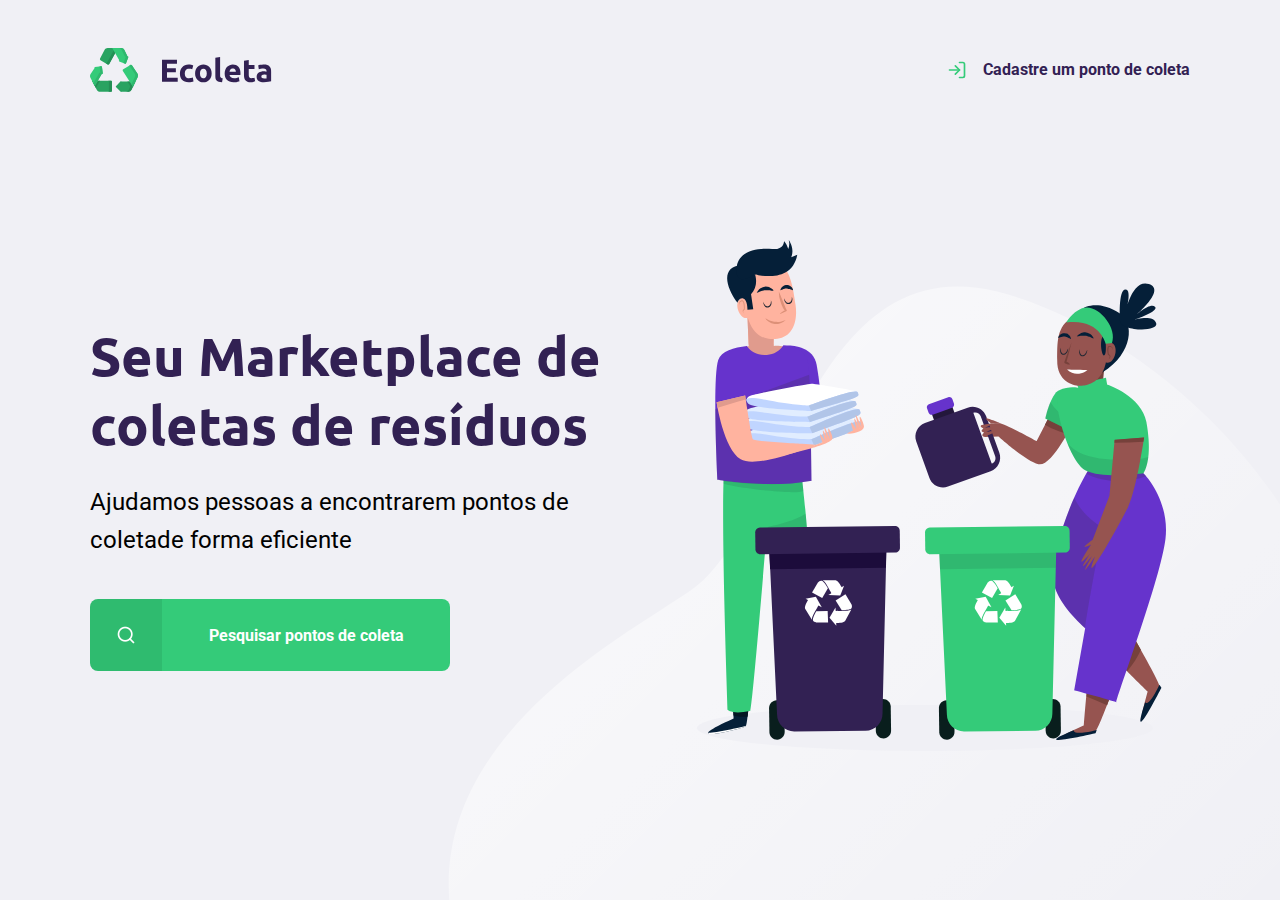
<file: index.html>
<!DOCTYPE html>
<html lang="en">
<head>
    <meta charset="UTF-8">
    <meta name="viewport" content="width=device-width, initial-scale=1.0">
    <title>Document</title>

    <link href="https://fonts.googleapis.com/css2?family=Roboto:ital,wght@0,700;1,100&display=swap" rel="stylesheet"> 
    <link href="https://fonts.googleapis.com/css2?family=Ubuntu:wght@700&display=swap" rel="stylesheet"> 

    <link rel="stylesheet" href="main.css">
</head>
<body>

    <div id="page-home">
        <div class="content red"> 

            <header>
                <object data="assets/logo.svg" type="image/svg+xml"></object>
                <a href="http://google.com.br">
                    <span></span>
                    Cadastre um ponto de coleta</a>        

            </header>
            
            <main>
                <h1>Seu Marketplace de coletas de resíduos</h1>
                
                <p>Ajudamos pessoas a encontrarem pontos de coletade forma eficiente</p>
                
                <a href="#"><span></span><strong>Pesquisar pontos de coleta</strong></a>
            </main>
        </div>
    </div>
    
    

</body>
</html>
</file>
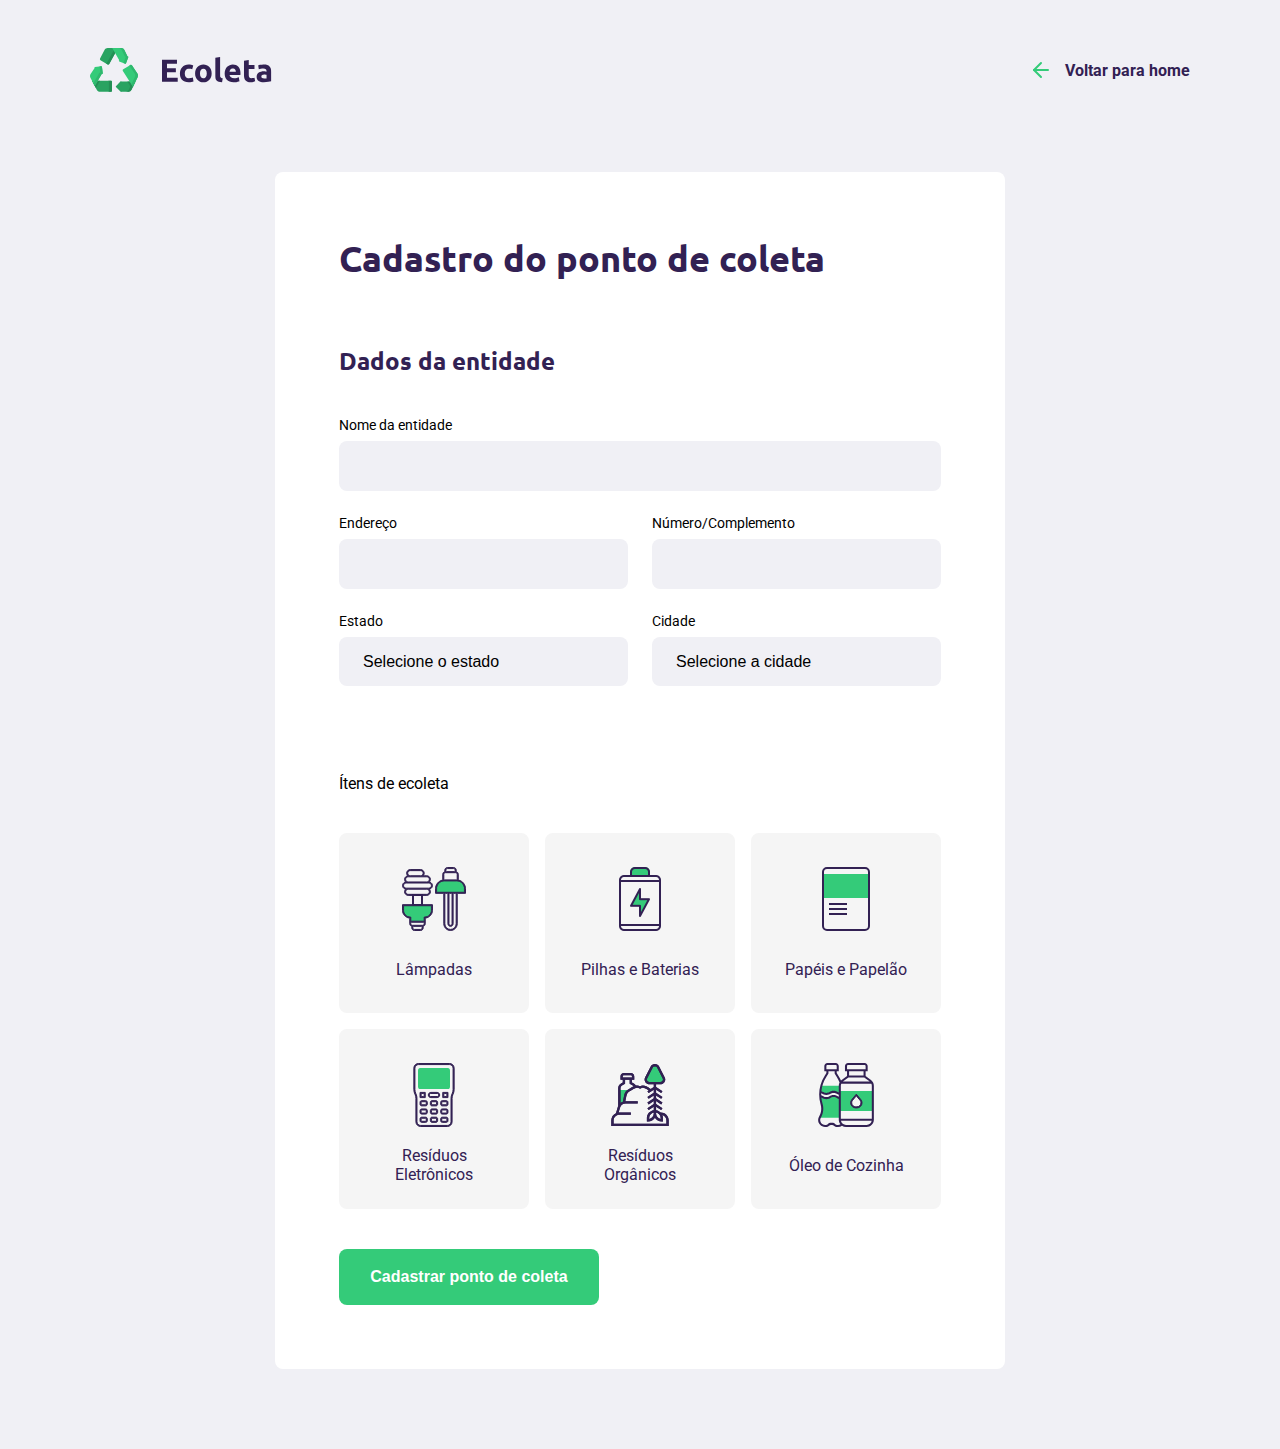
<file: create-point.html>
<!DOCTYPE html>
<html lang="pt_br">
<head>
    <meta charset="UTF-8">
    <meta name="viewport" content="width=device-width, initial-scale=1.0">
    <title>Criar ponto de coleta</title>

    <link href="https://fonts.googleapis.com/css2?family=Roboto:ital,wght@0,700;1,100&display=swap" rel="stylesheet"> 
    <link href="https://fonts.googleapis.com/css2?family=Ubuntu:wght@700&display=swap" rel="stylesheet"> 

    <link rel="stylesheet" href="styles/main.css">
    <link rel="stylesheet" href="styles/create-point.css">    
    <link rel="stylesheet" href="styles/responsive.css">
</head>
<body>

    <div id="page-create-point">
        
            <header>
                <object data="assets/logo.svg" type="image/svg+xml"></object>
                <a href="http://google.com.br">
                    <span></span>
                    Voltar para home</a>        

            </header>

            <form action="">

                <h1>Cadastro do ponto de coleta</h1>

                <fieldset>
                    <legend>
                        <h2>Dados da entidade</h2>
                    </legend>

                    <div class="field">
                        <label for="name">Nome da entidade</label>
                        <input type="text" name="name" required>
                    </div>

                    <div class="field-group">
                        <div class="field">
                            <label for="address">Endereço</label>
                            <input type="text" name="address" required>
                        </div>
                        <div class="field">
                            <label for="address2">Número/Complemento</label>
                            <input type="text" name="address2" required>
                        </div>
                    </div>

                    <div class="field-group">
                        <div class="field">
                            <label for="state">Estado</label>
                            <select name="uf" required>
                                <option value="">Selecione o estado</option>                                
                            </select>
                            <input type="hidden" name="state">

                        </div>
                        <div class="field">
                            <label for="city">Cidade</label>
                            <select name="city">
                                <option value="">Selecione a cidade</option>
                            </select>
                        </div>                        
                    </div>

                </fieldset>

                <fieldset>

                    <legend>
                        Ítens de ecoleta
                    </legend>                    

                    <div class="items-grid">
                        <li data-id="1">
                            <img src="assets/lampadas.svg" alt="Lâmpadas">
                            <span>Lâmpadas</span>
                        </li>

                        <li data-id="2">
                            <img src="assets/baterias.png" alt="Pilhas e Baterias">
                            <span>Pilhas e Baterias</span>
                        </li>

                        <li data-id="3">
                            <img src="assets/papeis-papelao.svg" alt="Papéis e Papelão">
                            <span>Papéis e Papelão</span>
                        </li>

                        <li data-id="4">
                            <img src="assets/eletronicos.svg" alt="Resíduos Eletrônicos">
                            <span>Resíduos Eletrônicos</span>
                        </li>

                        <li data-id="5">
                            <img src="assets/organicos.svg" alt="Resíduos Orgânicos">
                            <span>Resíduos Orgânicos</span>
                        </li>

                        <li data-id="6">
                            <img src="assets/oleo.svg" alt="Óleo de Cozinha">
                            <span>Óleo de Cozinha</span>
                        </li>

                    </div>

                    <input type="hidden" name="items">


                </fieldset>

                <button type="submit">Cadastrar ponto de coleta</button>

            </form>
        
    </div>
    
    
    <script src="scripts/createpoint.js"></script>
</body>
</html>
</file>
<file: main.css>
@charset "UTF-8";

:root {
    --title-color: #322153;
    --primary-color: #34cb79;
}

* {
    margin: 0;
    padding: 0;
}

html {
    font-family: Roboto, sans-serif;
}

a {
    text-decoration: none;
}

body {
    background: #f0f0f5;
    -webkit-font-smoothing: antialiased;
}

h1, h2, h3, h4, h5, h6 {
   font-family: 'ubuntu', sans-serif; 
   color: var(--title-color);
}
/* 
Elementos inline deixam o que está ao lado ficar do lado.
Já o elemento block passa para a outra linha
Toda caixa que no caso é um display, contém largura, altura, espaçamento
preenchimentos, bordas, fundo, cor e a maneira como la é vista pelo HTML
*/

#page-home {
    height: 100vh;
    background: url('assets/home-background.svg') no-repeat;
    background-position: 35vw bottom;
}

#page-home header {
    display: flex;
    align-items: center;
    justify-content: space-between;
    margin-top: 48px;
}

#page-home .content {
    width: 90%;
    max-width: 1100px;
    margin: 0 auto;
    height: 100%;
    display: flex;
    flex-direction: column;
}

#page-home header a {
    display: flex;
    color: var(--title-color); 
    font-weight: 700;
    
}

#page-home header a span {
    margin-right: 16px;
    display: flex;
    background-image: url('assets/log-in.svg');
    width: 20px;
    height: 20px;    
}

#page-home main {
    flex: 1;
    max-width: 560px;
    
    display: flex;
    flex-direction: column;
    justify-content: center;
}

#page-home main h1 {
    font-size: 54px;
}

#page-home main p {
    font-size: 24px;
    line-height: 38px;
    margin-top: 24px;
    
}

#page-home main a {
    width: 100%;
    max-width: 360px;
    background-color: var(--primary-color);
    height: 72px;
    border-radius: 8px;
    display: flex;
    align-items: center;    
    margin-top: 40px;    
    color: #fff;
    transition: 400ms;
    

}

#page-home main a:hover {
    background-color: #2fb82f;
}

#page-home main a span {
    width: 72px;
    height: 72px;
    border-top-left-radius: 8px;
    border-bottom-left-radius: 8px;
    background-color: rgba(0, 0, 0, 0.08);
    display: flex;
    align-items: center;
    justify-content: center;
}

#page-home main a span::after {
    content: "";
    background-image: url('assets/search.png');
    width: 20px;
    height: 20px;
}

#page-home main a strong {
    flex: 1;
    color: white;
    text-align: center;
}

@media (max-width: 900px) {
    #page-home {
        background-position-x: 70vw;
    }

    #page-home .content{
        align-items: center;
        text-align: center;
    }

    #page-home header a {
        position: absolute;
        bottom: 48px;

        left: 50%;
        transform: translateX(-50%);
    }

    #page-home main {
        align-items: center;
    }
}
</file>
<file: styles/main.css>
@charset "UTF-8";

:root {
    --title-color: #322153;
    --primary-color: #34cb79;
}

* {
    margin: 0;
    padding: 0;
    box-sizing: border-box;
}

html {
    font-family: Roboto, sans-serif;
}

a {
    text-decoration: none;
}

body {
    background: #f0f0f5;
    -webkit-font-smoothing: antialiased;
}

h1, h2, h3, h4, h5, h6 {
   font-family: 'ubuntu', sans-serif; 
   color: var(--title-color);
}
/* 
Elementos inline deixam o que está ao lado ficar do lado.
Já o elemento block passa para a outra linha
Toda caixa que no caso é um display, contém largura, altura, espaçamento
preenchimentos, bordas, fundo, cor e a maneira como la é vista pelo HTML
*/
</file>
<file: styles/create-point.css>
#page-create-point {
    width: 90%;
    max-width: 1100px;
    margin: 0 auto;
}

#page-create-point header {
    margin-top: 48px;
    display: flex;
    justify-content: space-between;
    align-items: center;
}

#page-create-point header a {
    text-decoration: none;
    color: var(--title-color);
    font-weight: bold;
    display: flex;
    align-items: center;
}

#page-create-point header a span {
    margin-right: 16px;
    background-image: url('../assets/arrow-left.svg');
    display: flex;
    width: 20px;
    height: 24px;
}

form {
    background-color: white;
    margin: 80px auto;
    padding: 64px;
    border-radius: 8px;
    max-width: 730px;
}

form h1 {
    font-size: 36px;
}

form fieldset {
    margin-top: 64px;
    border: 0;
}

form legend {
    margin-bottom: 40px;
}

form legeng h2 {
    font-size: 24px;
}

form .field {
    flex: 1;
    display: flex;
    flex-direction: column;
    margin-bottom: 24px;
}

form .field-group {
    display: flex;
}

form input, form select {
    background-color: #f0f0f5;
    border: 0;
    padding: 16px 24px;
    font-size: 16px;
    border-radius: 8px;
    /* outline: none */

}

form select {
    -webkit-appearance: none;
    -moz-appearance: none;
    appearance: none;
}

form label {
    font-size: 14px;
    margin-bottom: 8px;
}

form .field-group .field + .field {
    margin-left: 24px;
}

form button {
    width: 260px;
    height: 56px;
    background-color: var(--primary-color);
    border-radius: 8px;
    color: white;
    font-weight: bold;
    font-size: 16px;
    border: 0;
    margin-top: 40px;
    transition: 400ms;
    cursor: pointer;
}

form button:hover {
    background-color: #2fb86e;
}

.items-grid {
    display: grid;
    grid-template-columns: 1fr 1fr 1fr;
    gap: 16px;
}

.items-grid li {
    background-color: #f5f5f5;
    list-style: none;
    border: 2px solid #f5f5f5;
    border-radius: 8px;
    height: 180px;
    padding: 32px 24px 16px;
    display: flex;
    flex-direction: column;
    align-items: center;
    justify-content: space-between;
    text-align: center;
    cursor: pointer;
}

.items-grid li span {
    margin-top: 12px;
    flex: 1;
    display: flex;
    align-items: center;
    color: var(--title-color);
}

.items-grid li.selected {
    background: #e1faec;
    border: 2px solid #34cb79;
}

.items-grid li img,
.items-grid li span {
    pointer-events: none;
}
</file>
<file: styles/responsive.css>
@media (max-width: 900px) {
    #page-home {
        background-position-x: 70vw;
    }

    #page-home .content{
        align-items: center;
        text-align: center;
    }

    #page-home header a {
        position: absolute;
        bottom: 48px;

        left: 50%;
        transform: translateX(-50%);
    }

    #page-home main {
        align-items: center;
    }
}

@media (min-width: 1700px) {
    #page-home {
        background-position-x: 40vw;
    }
}

@media (max-height: 760px) {
    #page-home {
        background-position-y: 200px;
    }
}
</file>
